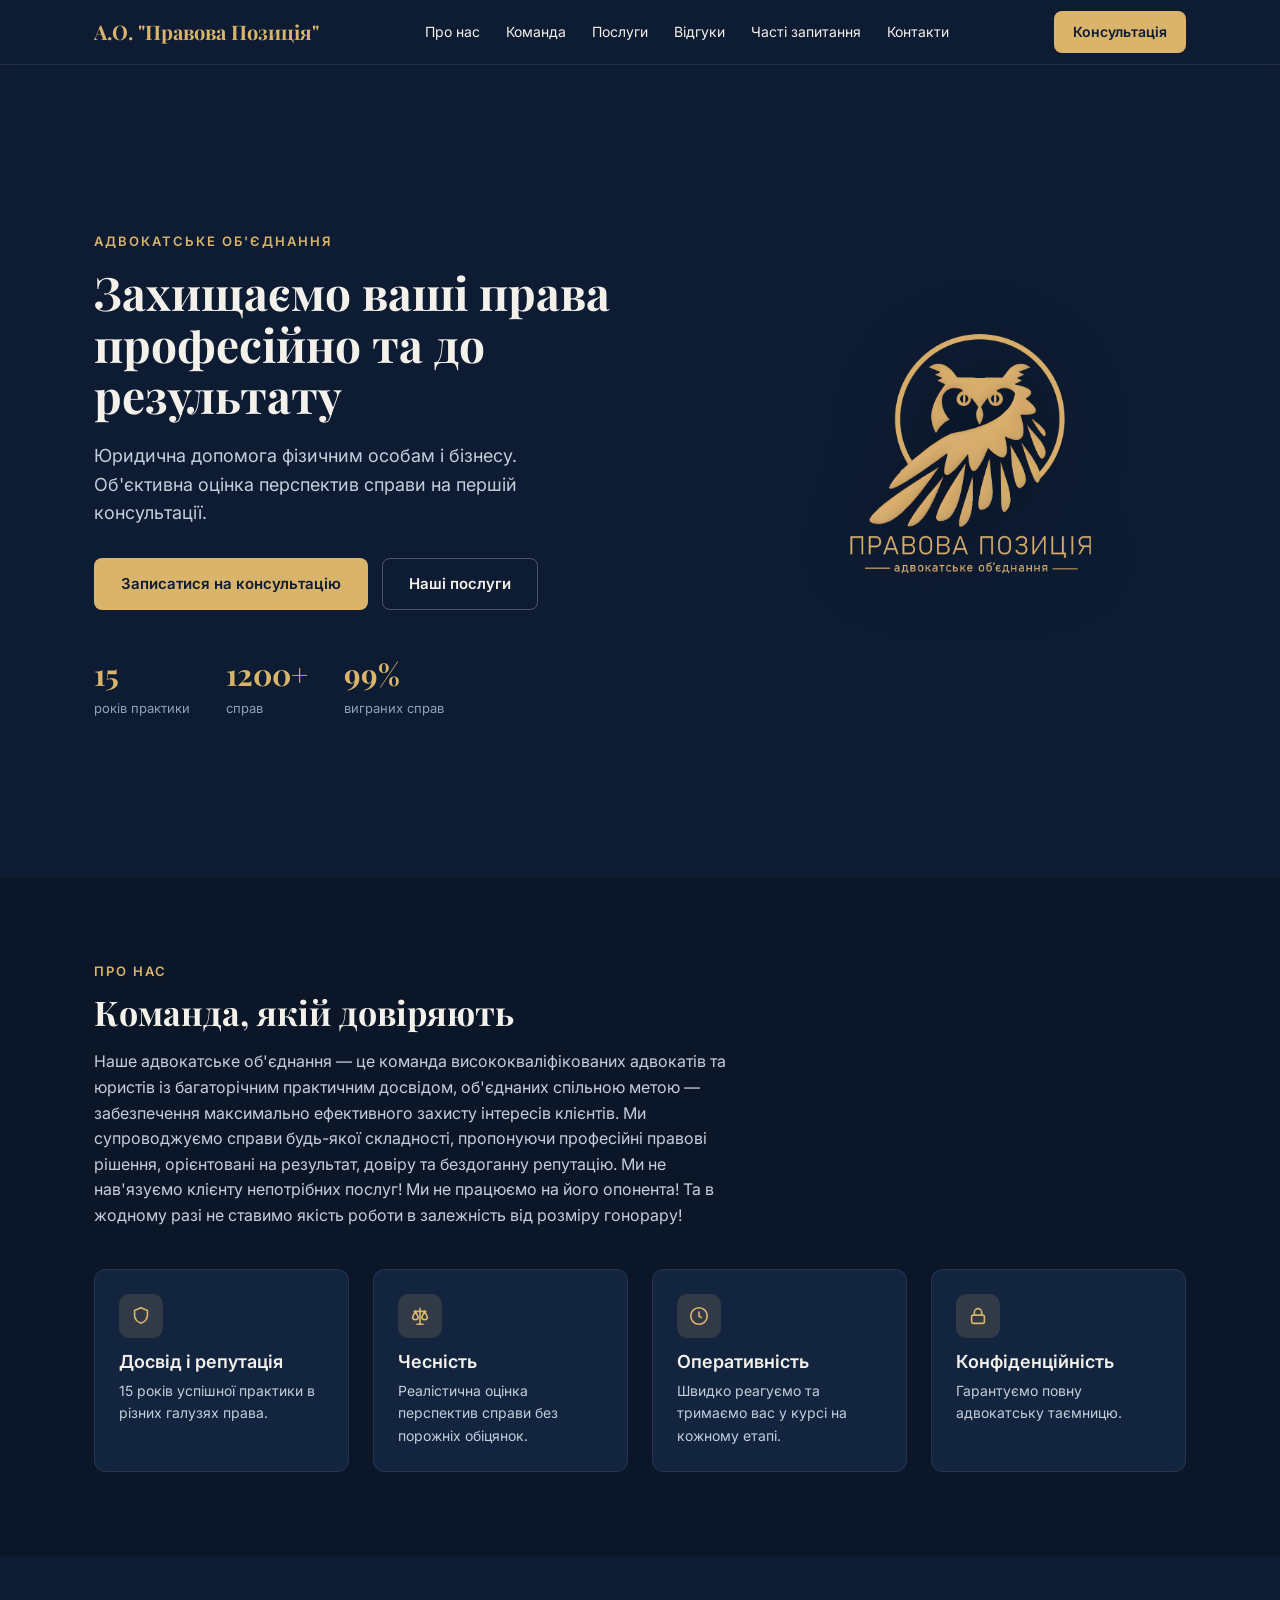
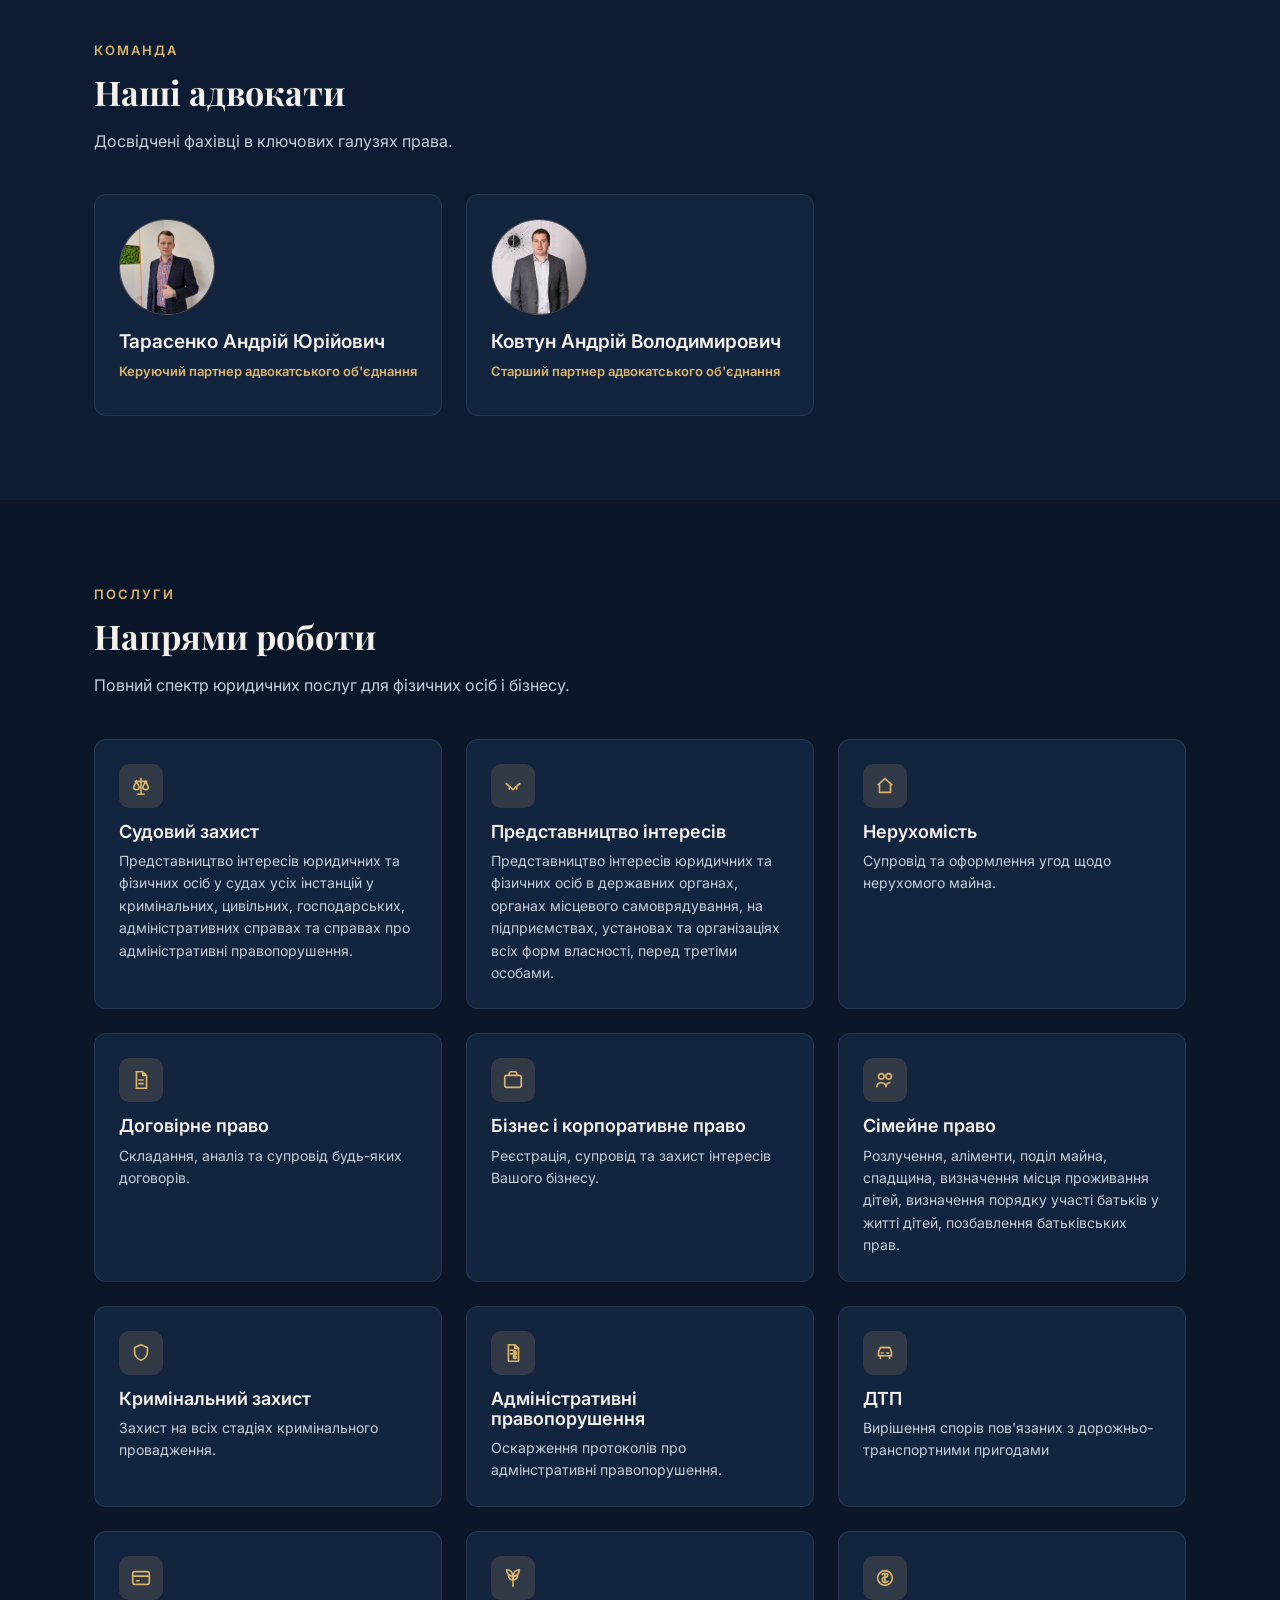
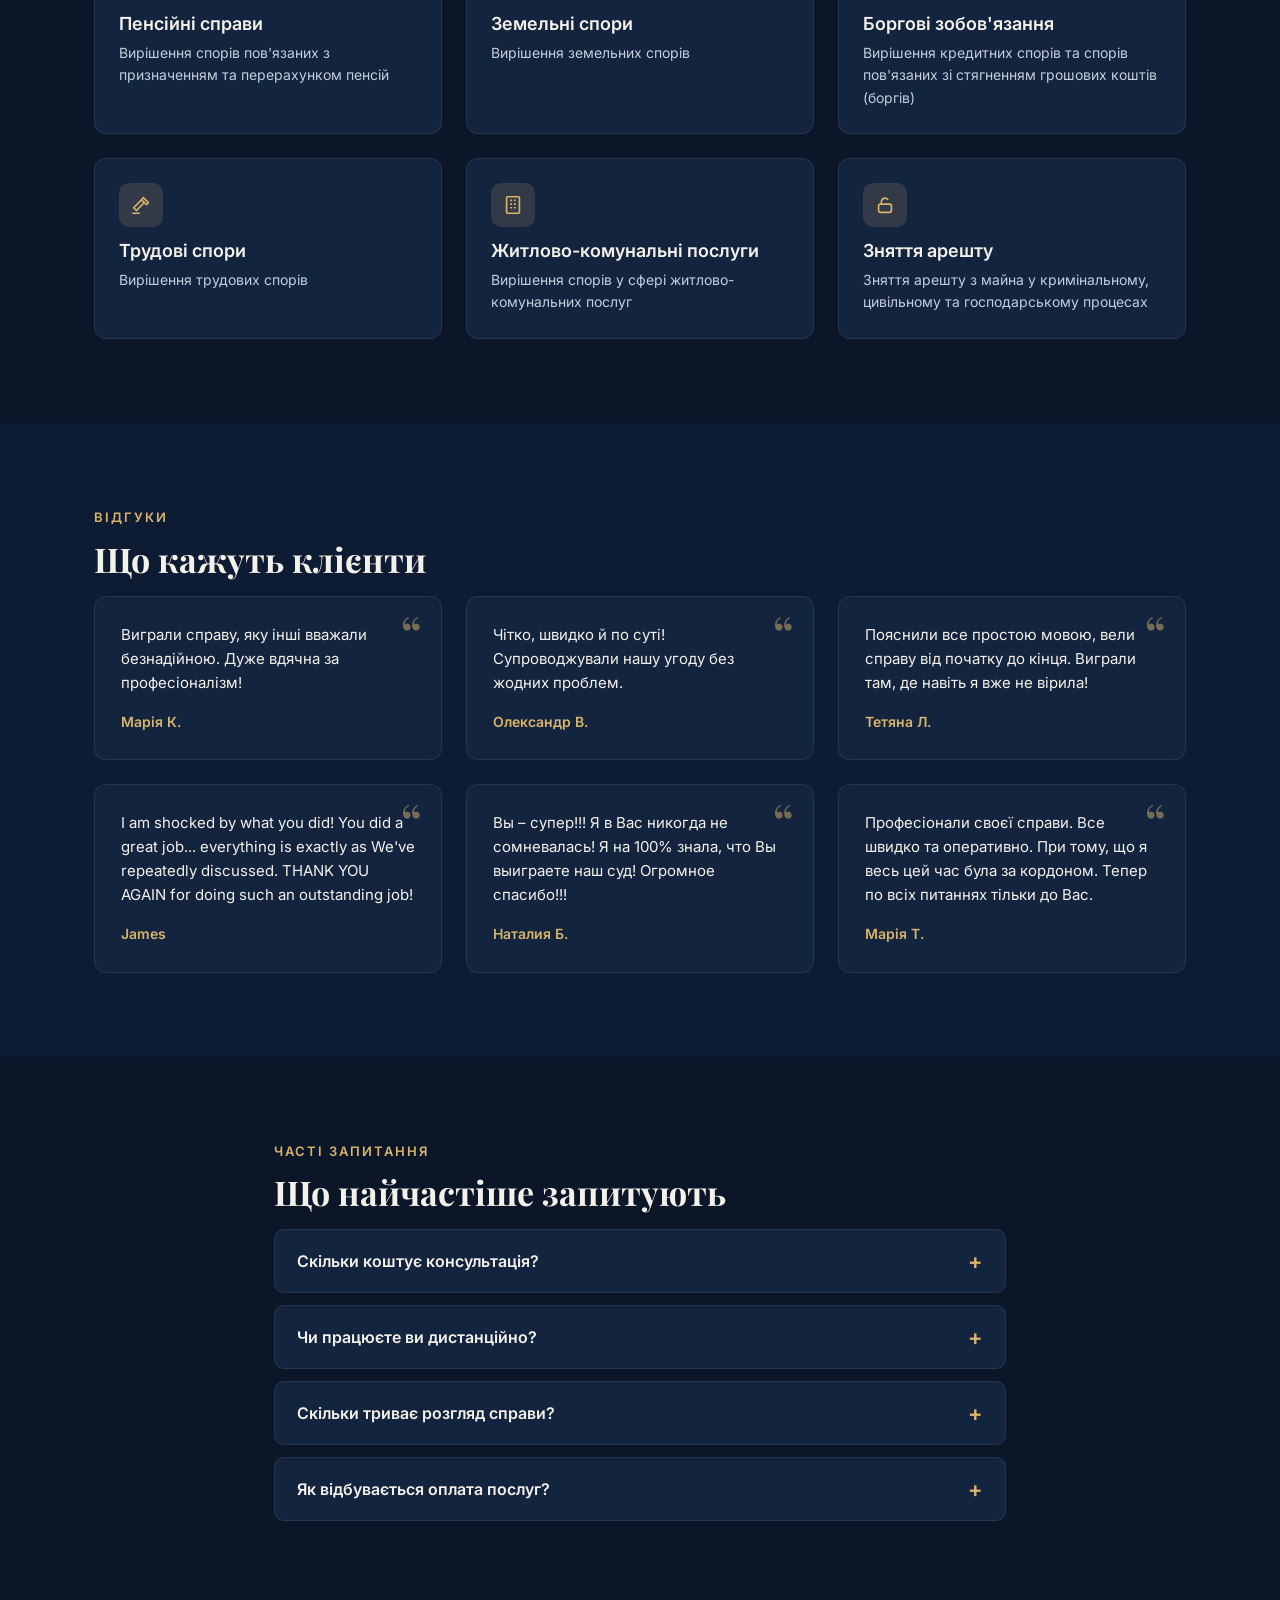
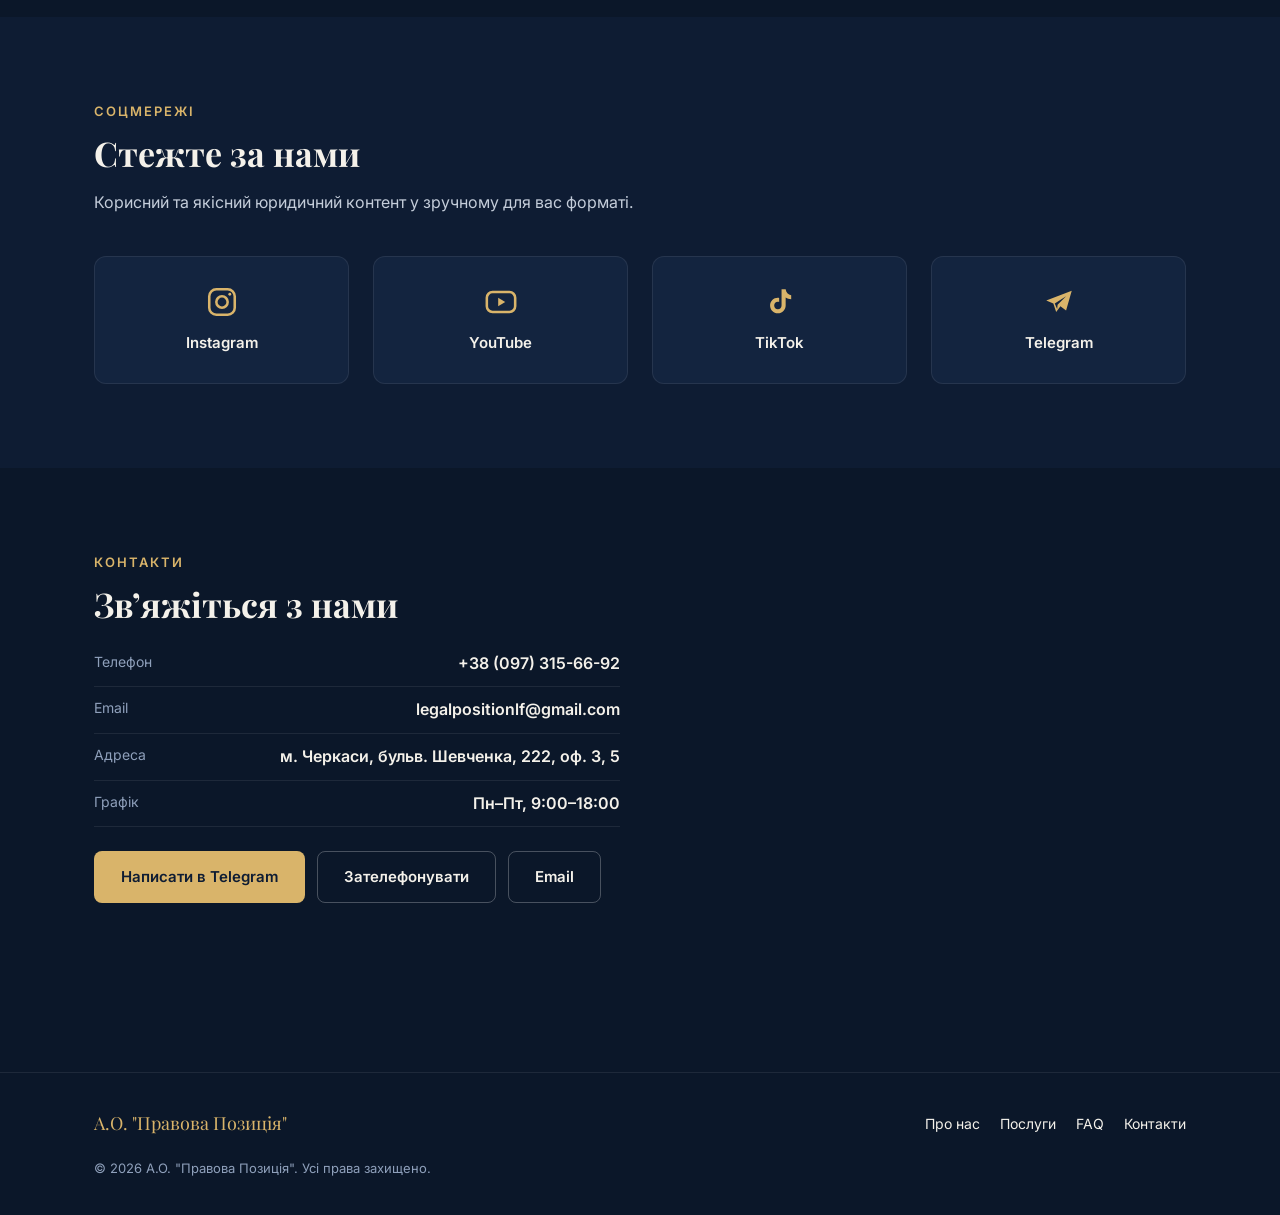
<file: index.html>
<!DOCTYPE html>
<html lang="uk">
<head>
  <meta charset="UTF-8">
  <meta name="viewport" content="width=device-width, initial-scale=1.0">
  <title>Правова Позиція — адвокатське об'єднання</title>
  <meta name="google-site-verification" content="rztSK_KTNSbifqP92qqwGQ7I0D77Wjn8n3gSzxd4QH8"/>
  <meta name="description" content="Адвокатське об'єднання «Правова Позиція» у Черкасах — юридична допомога фізичним особам і бізнесу: судовий захист у кримінальних, цивільних, господарських, адміністративних та сімейних справах, ДТП, земельні, трудові й пенсійні спори. Працюємо по всій Україні.">
  <meta name="robots" content="index, follow">
  <meta name="theme-color" content="#0e1c33">
  <link rel="canonical" href="https://legal-position.pp.ua/">

  <!-- Open Graph (соцмережі, месенджери) -->
  <meta property="og:type" content="website">
  <meta property="og:site_name" content="Правова Позиція">
  <meta property="og:locale" content="uk_UA">
  <meta property="og:title" content="Правова Позиція — адвокатське об'єднання">
  <meta property="og:description" content="Юридична допомога фізичним особам і бізнесу. Об'єктивна оцінка перспектив справи на першій консультації.">
  <meta property="og:url" content="https://legal-position.pp.ua/">
  <meta property="og:image" content="https://legal-position.pp.ua/assets/og-image.png">
  <meta property="og:image:width" content="1200">
  <meta property="og:image:height" content="630">
  <meta property="og:image:alt" content="Логотип «Правова Позиція» — адвокатське об'єднання">

  <!-- Twitter Card -->
  <meta name="twitter:card" content="summary_large_image">
  <meta name="twitter:title" content="Правова Позиція — адвокатське об'єднання">
  <meta name="twitter:description" content="Юридична допомога фізичним особам і бізнесу. Об'єктивна оцінка перспектив справи на першій консультації.">
  <meta name="twitter:image" content="https://legal-position.pp.ua/assets/og-image.png">
  
  <link rel="icon" href="/favicon.ico" sizes="any">
  <link rel="icon" type="image/png" href="/assets/favicon.png">
  <link rel="apple-touch-icon" href="/assets/favicon.png">
  <link rel="preconnect" href="https://fonts.googleapis.com">
  <link rel="preconnect" href="https://fonts.gstatic.com" crossorigin>
  <link href="https://fonts.googleapis.com/css2?family=Inter:wght@400;500;600;700&family=Playfair+Display:wght@600;700;800&display=swap" rel="stylesheet">
  <link rel="stylesheet" href="styles.css">

  <!-- Site name (як Google показує назву сайту у видачі) -->
  <script type="application/ld+json">
  {
    "@context": "https://schema.org",
    "@type": "WebSite",
    "name": "Правова Позиція",
    "alternateName": "А.О. \"Правова Позиція\" — Адвокатське об'єднання",
    "url": "https://legal-position.pp.ua/"
  }
  </script>

  <!-- Structured data: law firm (для розширених результатів пошуку) -->
  <script type="application/ld+json">
  {
    "@context": "https://schema.org",
    "@type": "LegalService",
    "name": "Адвокатське об'єднання «Правова Позиція»",
    "alternateName": "А.О. \"Правова Позиція\"",
    "description": "Команда висококваліфікованих адвокатів та юристів із багаторічним досвідом. Супроводжуємо справи будь-якої складності, орієнтуючись на результат, довіру та бездоганну репутацію: судовий захист у кримінальних, цивільних, господарських та адміністративних справах.",
    "url": "https://legal-position.pp.ua/",
    "logo": "https://legal-position.pp.ua/assets/logo.png",
    "image": "https://legal-position.pp.ua/assets/og-image.png",
    "telephone": "+380973156692",
    "email": "legalpositionlf@gmail.com",
    "address": {
      "@type": "PostalAddress",
      "streetAddress": "бульв. Шевченка, 222, оф. 3, 5",
      "addressLocality": "Черкаси",
      "addressCountry": "UA"
    },
    "openingHoursSpecification": {
      "@type": "OpeningHoursSpecification",
      "dayOfWeek": ["Monday", "Tuesday", "Wednesday", "Thursday", "Friday"],
      "opens": "09:00",
      "closes": "18:00"
    },
    "areaServed": "Україна",
    "priceRange": "$$",
    "knowsAbout": [
      "Судовий захист",
      "Кримінальний захист",
      "Сімейне право",
      "Договірне право",
      "Бізнес і корпоративне право",
      "Нерухомість",
      "Земельні спори",
      "Трудові спори",
      "Пенсійні справи",
      "ДТП",
      "Боргові зобов'язання",
      "Адміністративні правопорушення"
    ],
    "sameAs": [
      "https://www.instagram.com/legal.position.lf?igsh=MXdmcndnNGhzMnlpeg%3D%3D",
      "https://www.youtube.com/channel/UCmn8I7dikRwsEzdSkTHGGwg",
      "https://www.tiktok.com/@andriy_tarasenko?_r=1&_t=ZS-95EgqRKq2uy",
      "https://t.me/legalposition"
    ]
  }
  </script>

  <!-- Site navigation (підказка пошуковику про розділи сторінки) -->
  <script type="application/ld+json">
  {
    "@context": "https://schema.org",
    "@type": "ItemList",
    "name": "Навігація сайту",
    "itemListElement": [
      { "@type": "SiteNavigationElement", "position": 1, "name": "Про нас", "url": "https://legal-position.pp.ua/#about" },
      { "@type": "SiteNavigationElement", "position": 2, "name": "Команда", "url": "https://legal-position.pp.ua/#team" },
      { "@type": "SiteNavigationElement", "position": 3, "name": "Послуги", "url": "https://legal-position.pp.ua/#services" },
      { "@type": "SiteNavigationElement", "position": 4, "name": "Відгуки", "url": "https://legal-position.pp.ua/#testimonials" },
      { "@type": "SiteNavigationElement", "position": 5, "name": "Часті запитання", "url": "https://legal-position.pp.ua/#faq" },
      { "@type": "SiteNavigationElement", "position": 6, "name": "Контакти", "url": "https://legal-position.pp.ua/#contacts" }
    ]
  }
  </script>
</head>
<body>
  <header class="nav" id="nav">
    <div class="container nav__inner">
      <a href="#hero" class="nav__logo" id="nav-logo">Назва об'єднання</a>
      <nav class="nav__menu" id="nav-menu">
        <a href="#about">Про нас</a>
        <a href="#team">Команда</a>
        <a href="#services">Послуги</a>
        <a href="#testimonials">Відгуки</a>
        <a href="#faq">Часті запитання</a>
        <a href="#contacts">Контакти</a>
      </nav>
      <a href="#contacts" class="btn btn--primary nav__cta">Консультація</a>
      <button class="nav__burger" id="nav-burger" aria-label="Меню" aria-expanded="false" aria-controls="nav-menu">
        <span></span><span></span><span></span>
      </button>
    </div>
  </header>

  <main>
    <section class="hero" id="hero" aria-labelledby="hero-title">
      <div class="container hero__inner">
        <div class="hero__content">
          <p class="hero__eyebrow" id="hero-eyebrow"></p>
          <h1 class="hero__title" id="hero-title"></h1>
          <p class="hero__subtitle" id="hero-subtitle"></p>
          <div class="hero__actions">
            <a href="#contacts" class="btn btn--primary">Записатися на консультацію</a>
            <a href="#services" class="btn btn--ghost">Наші послуги</a>
          </div>
          <div class="hero__stats" id="hero-stats"></div>
        </div>
        <div class="hero__media" id="hero-media">
          <img class="hero__logo" src="assets/logo.png" alt="Логотип «Правова Позиція» — адвокатське об'єднання">
        </div>
      </div>
    </section>

    <section class="section section--alt" id="about" aria-labelledby="about-title">
      <div class="container">
        <p class="section__eyebrow">Про нас</p>
        <h2 class="section__title" id="about-title">Команда, якій довіряють</h2>
        <p class="section__lead" id="about-text"></p>
        <div class="grid grid--4" id="about-advantages"></div>
      </div>
    </section>

    <section class="section" id="team" aria-labelledby="team-title">
      <div class="container">
        <p class="section__eyebrow">Команда</p>
        <h2 class="section__title" id="team-title">Наші адвокати</h2>
        <p class="section__lead">Досвідчені фахівці в ключових галузях права.</p>
        <div class="grid grid--3" id="team-grid"></div>
      </div>
    </section>

    <section class="section section--alt" id="services" aria-labelledby="services-title">
      <div class="container">
        <p class="section__eyebrow">Послуги</p>
        <h2 class="section__title" id="services-title">Напрями роботи</h2>
        <p class="section__lead">Повний спектр юридичних послуг для фізичних осіб і бізнесу.</p>
        <div class="grid grid--3" id="services-grid"></div>
      </div>
    </section>

    <section class="section" id="testimonials" aria-labelledby="testimonials-title">
      <div class="container">
        <p class="section__eyebrow">Відгуки</p>
        <h2 class="section__title" id="testimonials-title">Що кажуть клієнти</h2>
        <div class="grid grid--3" id="testimonials-grid"></div>
      </div>
    </section>

    <section class="section section--alt" id="faq" aria-labelledby="faq-title">
      <div class="container container--narrow">
        <p class="section__eyebrow">Часті запитання</p>
        <h2 class="section__title" id="faq-title">Що найчастіше запитують</h2>
        <div class="faq" id="faq-list"></div>
      </div>
    </section>

    <section class="section" id="social" aria-labelledby="social-title">
      <div class="container">
        <p class="section__eyebrow">Соцмережі</p>
        <h2 class="section__title" id="social-title">Стежте за нами</h2>
        <p class="section__lead">Корисний та якісний юридичний контент у зручному для вас форматі.</p>
        <div class="social" id="social-links"></div>
      </div>
    </section>

    <section class="section section--alt" id="contacts" aria-labelledby="contacts-title">
      <div class="container">
        <p class="section__eyebrow">Контакти</p>
        <h2 class="section__title" id="contacts-title">Звʼяжіться з нами</h2>
        <div class="contacts">
          <div class="contacts__info">
            <ul class="contacts__list" id="contacts-list"></ul>
            <div class="contacts__actions" id="contacts-actions"></div>
          </div>
          <div class="contacts__map">
            <iframe id="contacts-map" title="Мапа" loading="lazy" referrerpolicy="no-referrer-when-downgrade"></iframe>
          </div>
        </div>
      </div>
    </section>
  </main>

  <footer class="footer" id="footer"></footer>

  <button class="to-top" id="to-top" aria-label="Нагору">↑</button>

  <script src="site-data.js"></script>
  <script src="script.js"></script>
</body>
</html>
</file>
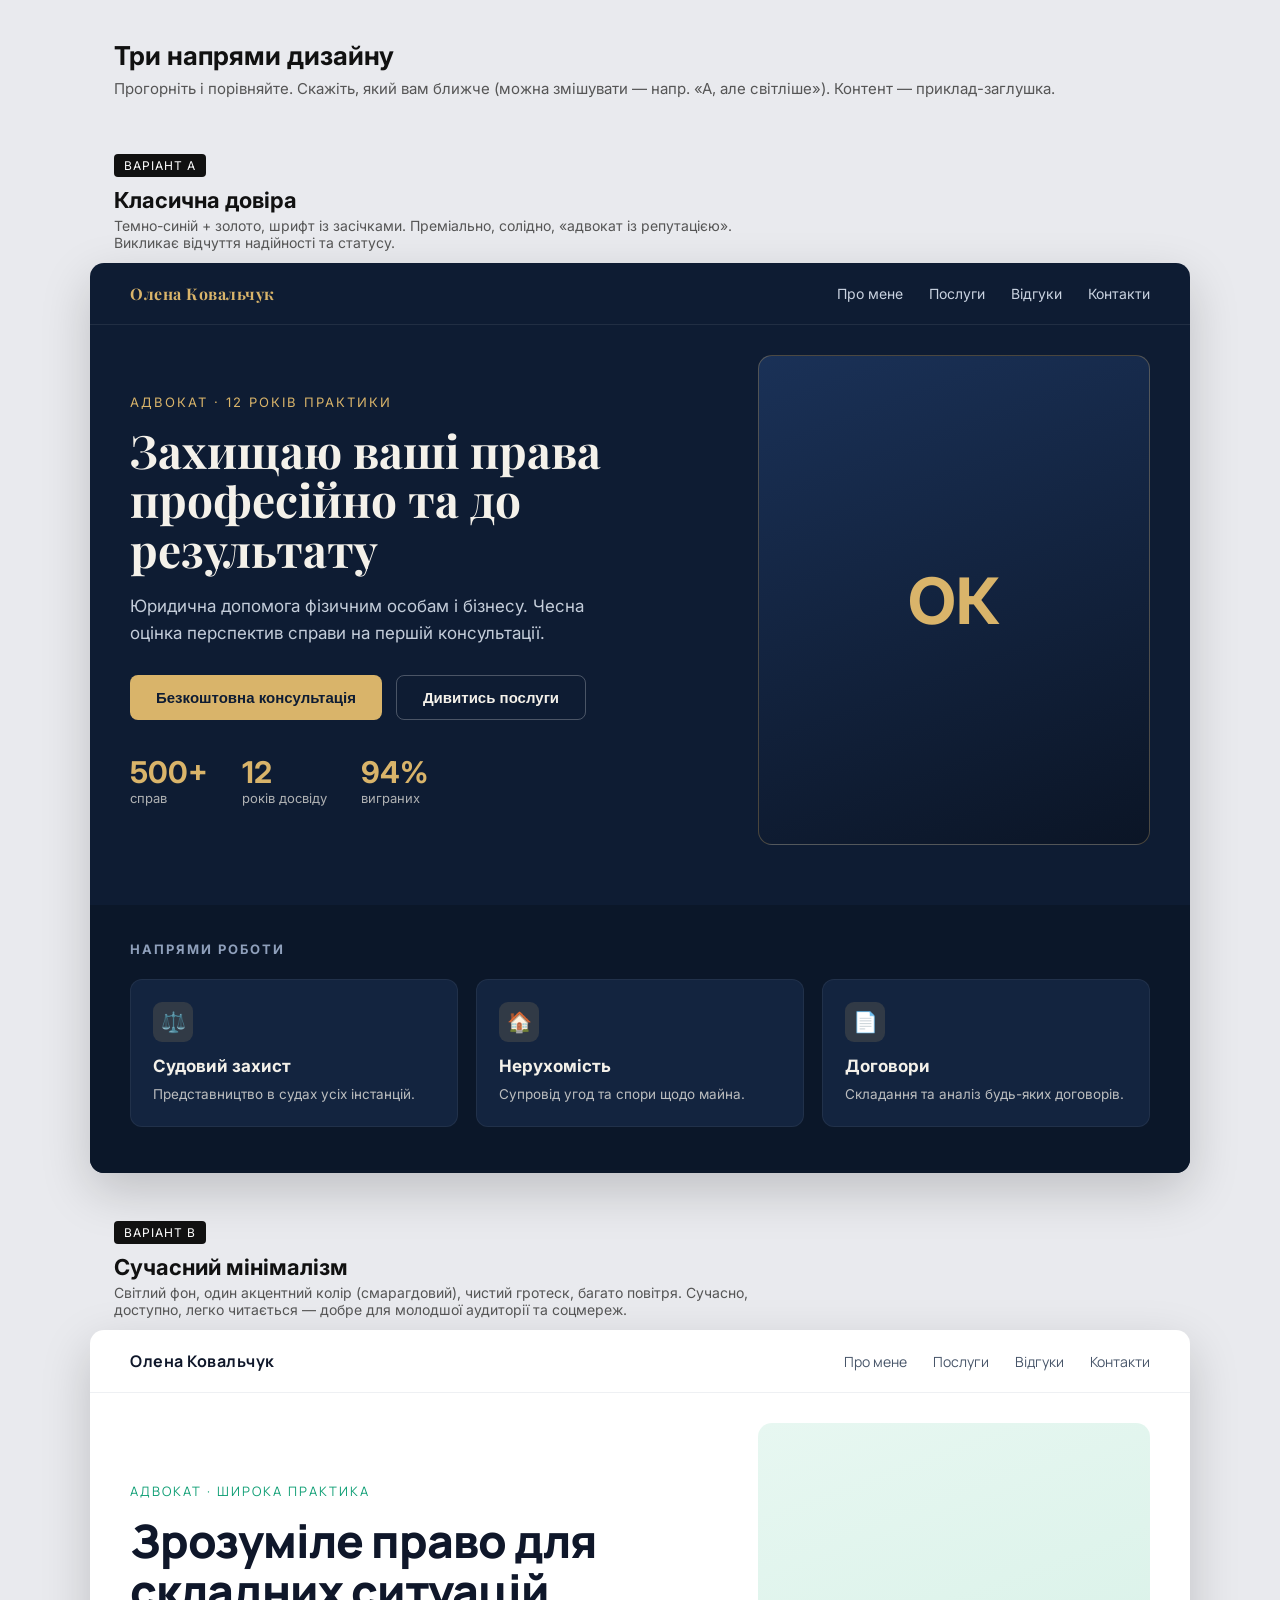
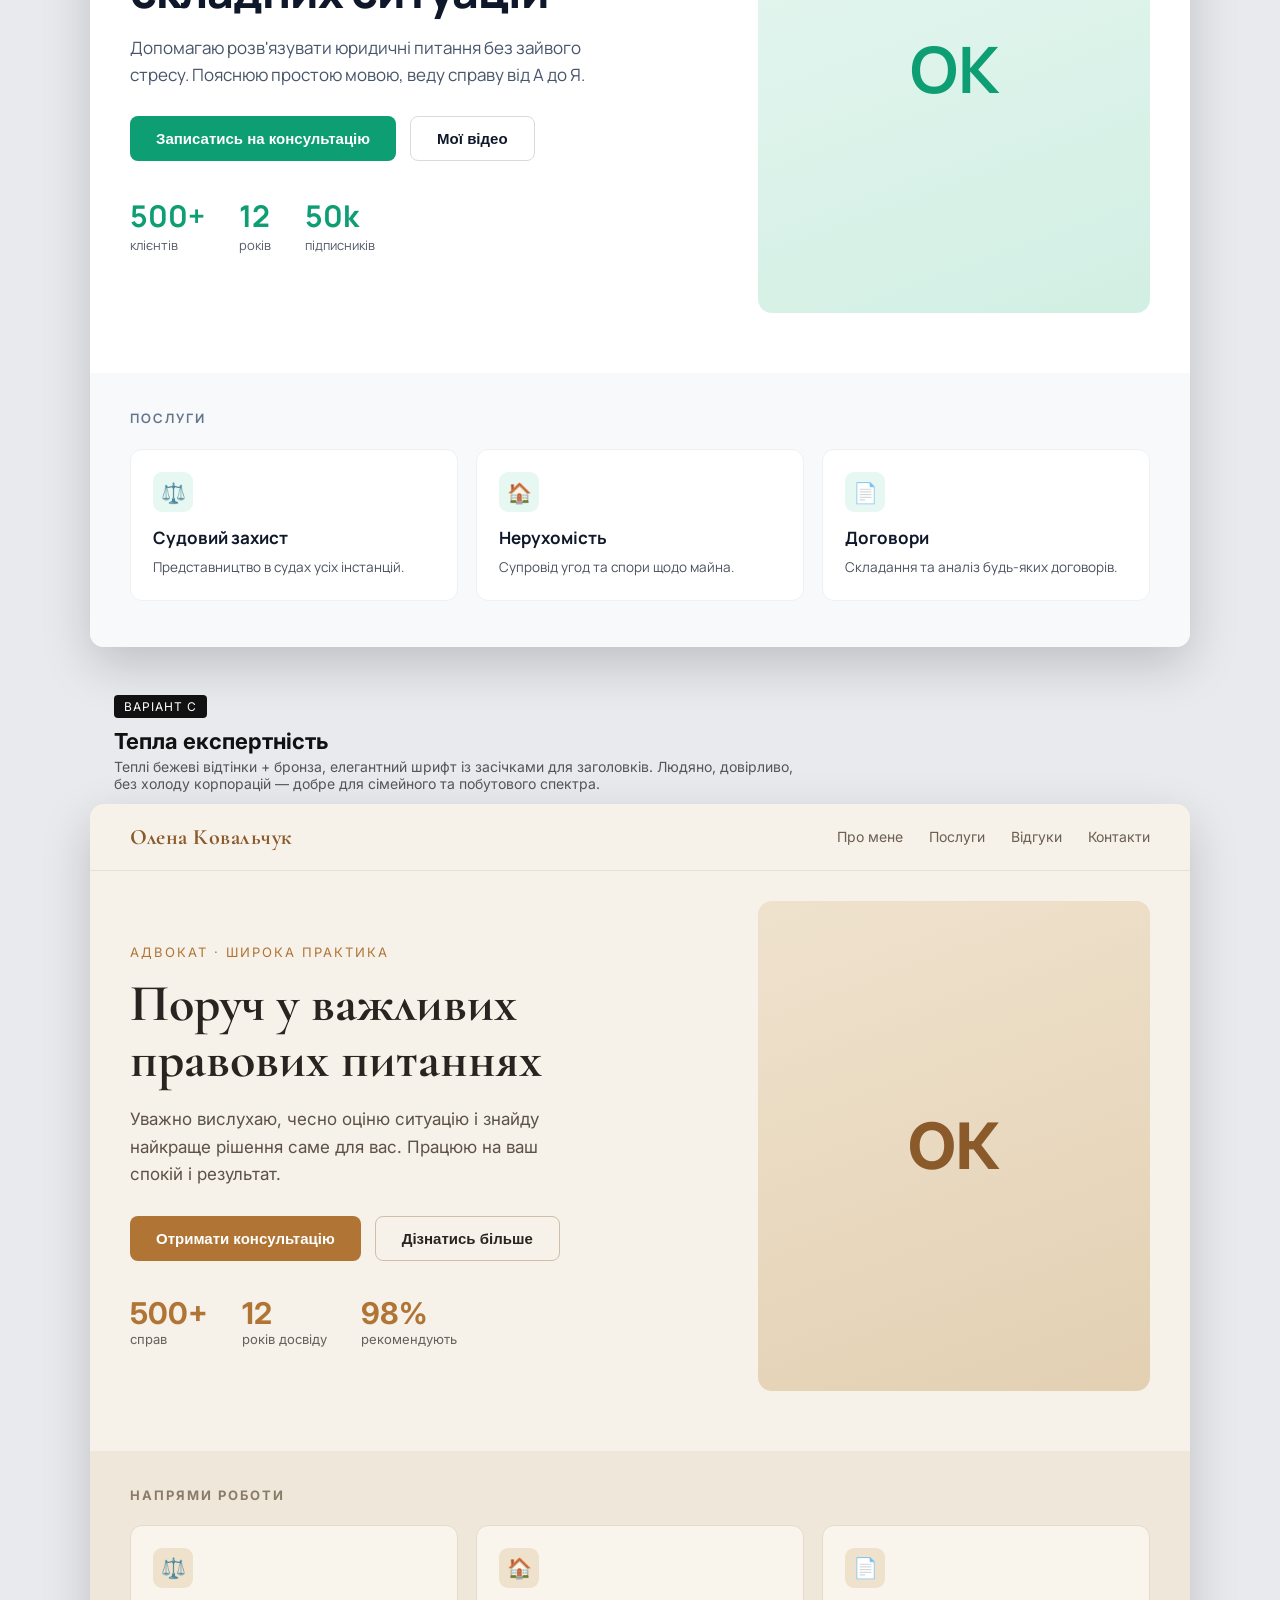
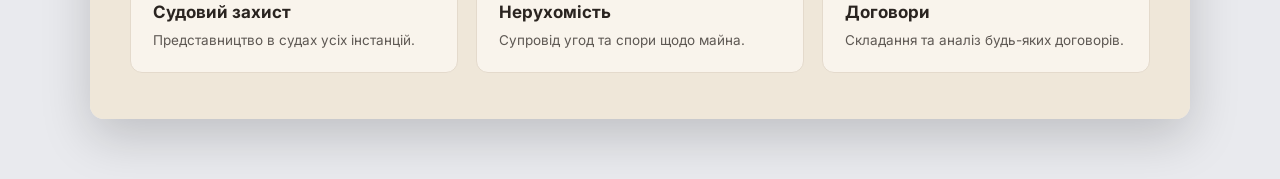
<file: mockups/design-directions.html>
<!DOCTYPE html>
<html lang="uk">
<head>
<meta charset="UTF-8">
<meta name="viewport" content="width=device-width, initial-scale=1.0">
<title>Напрями дизайну — Портфоліо юриста</title>
<link href="https://fonts.googleapis.com/css2?family=Cormorant+Garamond:wght@500;600;700&family=Inter:wght@400;500;600;700&family=Manrope:wght@400;500;600;700;800&family=Playfair+Display:wght@600;700;800&display=swap" rel="stylesheet">
<style>
  * { margin: 0; padding: 0; box-sizing: border-box; }
  body { font-family: 'Inter', sans-serif; background: #e9eaee; color: #111; }
  .picker-head { max-width: 1100px; margin: 0 auto; padding: 40px 24px 8px; }
  .picker-head h1 { font-size: 26px; font-weight: 700; }
  .picker-head p { color: #555; margin-top: 8px; font-size: 15px; }
  .variant-label { max-width: 1100px; margin: 48px auto 12px; padding: 0 24px; }
  .variant-label .tag { display:inline-block; font-size:12px; letter-spacing:1px; text-transform:uppercase; background:#111; color:#fff; padding:4px 10px; border-radius:4px; }
  .variant-label h2 { font-size: 22px; margin-top: 10px; }
  .variant-label .desc { color:#555; font-size:14px; margin-top:4px; max-width:680px; }
  .frame { max-width: 1100px; margin: 0 auto; border-radius: 14px; overflow: hidden; box-shadow: 0 18px 50px rgba(0,0,0,.18); }

  /* ===== Shared mock structure ===== */
  .nav { display:flex; align-items:center; justify-content:space-between; padding: 20px 40px; }
  .nav .logo { font-weight: 700; letter-spacing: .5px; }
  .nav .menu { display:flex; gap: 26px; font-size: 14px; }
  .hero { display:grid; grid-template-columns: 1.2fr .8fr; gap: 40px; padding: 30px 40px 60px; align-items:center; }
  .hero .eyebrow { font-size: 13px; letter-spacing: 2px; text-transform: uppercase; margin-bottom: 16px; }
  .hero h2.title { font-size: 46px; line-height: 1.08; margin-bottom: 18px; }
  .hero p.lead { font-size: 17px; line-height: 1.6; margin-bottom: 28px; max-width: 460px; }
  .btn-row { display:flex; gap: 14px; flex-wrap: wrap; }
  .btn { padding: 13px 26px; border-radius: 8px; font-size: 15px; font-weight: 600; cursor: pointer; border: none; }
  .btn-ghost { background: transparent; }
  .avatar { width: 100%; aspect-ratio: 4/5; border-radius: 14px; display:flex; align-items:center; justify-content:center; font-size: 64px; font-weight: 700; }
  .stats { display:flex; gap: 34px; margin-top: 34px; }
  .stats .num { font-size: 30px; font-weight: 700; }
  .stats .cap { font-size: 13px; opacity:.7; }
  .services { padding: 36px 40px 46px; }
  .services h3 { font-size: 13px; letter-spacing:2px; text-transform:uppercase; margin-bottom:22px; }
  .cards { display:grid; grid-template-columns: repeat(3,1fr); gap: 18px; }
  .card { padding: 22px; border-radius: 12px; }
  .card .ico { width:40px; height:40px; border-radius:9px; display:flex; align-items:center; justify-content:center; font-size:20px; margin-bottom:14px; }
  .card h4 { font-size: 17px; margin-bottom: 8px; }
  .card p { font-size: 13.5px; line-height: 1.5; opacity:.75; }

  /* ===== Variant A: Класична довіра (navy + gold, serif) ===== */
  .A { background: #0e1c33; color: #f4f1ea; }
  .A .nav { border-bottom: 1px solid rgba(255,255,255,.08); }
  .A .logo { font-family:'Playfair Display'; color:#d9b46a; }
  .A .menu { color:#c9d2e0; }
  .A .eyebrow { color:#d9b46a; }
  .A h2.title { font-family:'Playfair Display'; }
  .A p.lead { color:#c4cdda; }
  .A .btn-primary { background:#d9b46a; color:#0e1c33; }
  .A .btn-ghost { color:#f4f1ea; border:1px solid rgba(255,255,255,.25); }
  .A .avatar { background: linear-gradient(160deg,#1a3157,#0b1526); color:#d9b46a; border:1px solid rgba(217,180,106,.3); }
  .A .num { color:#d9b46a; }
  .A .services { background:#0b1729; }
  .A .services h3 { color:#8fa0bb; }
  .A .card { background:#13243f; border:1px solid rgba(255,255,255,.06); }
  .A .card .ico { background:rgba(217,180,106,.15); color:#d9b46a; }

  /* ===== Variant B: Сучасний мінімалізм (white + emerald, sans) ===== */
  .B { background:#ffffff; color:#0f172a; font-family:'Manrope',sans-serif; }
  .B .nav { border-bottom:1px solid #eef0f3; }
  .B .logo { color:#0f172a; }
  .B .menu { color:#475569; }
  .B .eyebrow { color:#0e9e74; }
  .B h2.title { font-weight:800; letter-spacing:-1px; }
  .B p.lead { color:#475569; }
  .B .btn-primary { background:#0e9e74; color:#fff; }
  .B .btn-ghost { color:#0f172a; border:1px solid #d6dbe2; }
  .B .avatar { background:linear-gradient(160deg,#e7f7f1,#d2efe4); color:#0e9e74; }
  .B .num { color:#0e9e74; }
  .B .services { background:#f7f9fb; }
  .B .services h3 { color:#64748b; }
  .B .card { background:#fff; border:1px solid #eef0f3; }
  .B .card .ico { background:#e7f7f1; color:#0e9e74; }

  /* ===== Variant C: Тепла експертність (cream + bronze, serif+sans) ===== */
  .C { background:#f6f1e9; color:#2a2420; }
  .C .nav { border-bottom:1px solid #e4daccc0; }
  .C .logo { font-family:'Cormorant Garamond'; font-size:22px; color:#8a5a2b; }
  .C .menu { color:#6b5f52; }
  .C .eyebrow { color:#b07534; }
  .C h2.title { font-family:'Cormorant Garamond'; font-weight:700; font-size:52px; }
  .C p.lead { color:#5c5247; }
  .C .btn-primary { background:#b07534; color:#fff; }
  .C .btn-ghost { color:#2a2420; border:1px solid #cdbfa9; }
  .C .avatar { background:linear-gradient(160deg,#efe2cd,#e3d0b3); color:#8a5a2b; }
  .C .num { color:#b07534; }
  .C .services { background:#efe7d9; }
  .C .services h3 { color:#8a7c6a; }
  .C .card { background:#f9f4ec; border:1px solid #e4dacc; }
  .C .card .ico { background:#efe2cd; color:#b07534; }

  @media (max-width: 760px){ .hero{grid-template-columns:1fr;} .cards{grid-template-columns:1fr;} .nav .menu{display:none;} }
</style>
</head>
<body>
  <div class="picker-head">
    <h1>Три напрями дизайну</h1>
    <p>Прогорніть і порівняйте. Скажіть, який вам ближче (можна змішувати — напр. «А, але світліше»). Контент — приклад-заглушка.</p>
  </div>

  <!-- VARIANT A -->
  <div class="variant-label">
    <span class="tag">Варіант A</span>
    <h2>Класична довіра</h2>
    <p class="desc">Темно-синій + золото, шрифт із засічками. Преміально, солідно, «адвокат із репутацією». Викликає відчуття надійності та статусу.</p>
  </div>
  <div class="frame A">
    <div class="nav"><div class="logo">Олена Ковальчук</div><div class="menu"><span>Про мене</span><span>Послуги</span><span>Відгуки</span><span>Контакти</span></div></div>
    <div class="hero">
      <div>
        <div class="eyebrow">Адвокат · 12 років практики</div>
        <h2 class="title">Захищаю ваші права професійно та до результату</h2>
        <p class="lead">Юридична допомога фізичним особам і бізнесу. Чесна оцінка перспектив справи на першій консультації.</p>
        <div class="btn-row"><button class="btn btn-primary">Безкоштовна консультація</button><button class="btn btn-ghost">Дивитись послуги</button></div>
        <div class="stats"><div><div class="num">500+</div><div class="cap">справ</div></div><div><div class="num">12</div><div class="cap">років досвіду</div></div><div><div class="num">94%</div><div class="cap">виграних</div></div></div>
      </div>
      <div class="avatar">ОК</div>
    </div>
    <div class="services"><h3>Напрями роботи</h3><div class="cards">
      <div class="card"><div class="ico">⚖️</div><h4>Судовий захист</h4><p>Представництво в судах усіх інстанцій.</p></div>
      <div class="card"><div class="ico">🏠</div><h4>Нерухомість</h4><p>Супровід угод та спори щодо майна.</p></div>
      <div class="card"><div class="ico">📄</div><h4>Договори</h4><p>Складання та аналіз будь-яких договорів.</p></div>
    </div></div>
  </div>

  <!-- VARIANT B -->
  <div class="variant-label">
    <span class="tag">Варіант B</span>
    <h2>Сучасний мінімалізм</h2>
    <p class="desc">Світлий фон, один акцентний колір (смарагдовий), чистий гротеск, багато повітря. Сучасно, доступно, легко читається — добре для молодшої аудиторії та соцмереж.</p>
  </div>
  <div class="frame B">
    <div class="nav"><div class="logo">Олена Ковальчук</div><div class="menu"><span>Про мене</span><span>Послуги</span><span>Відгуки</span><span>Контакти</span></div></div>
    <div class="hero">
      <div>
        <div class="eyebrow">АДВОКАТ · ШИРОКА ПРАКТИКА</div>
        <h2 class="title">Зрозуміле право для складних ситуацій</h2>
        <p class="lead">Допомагаю розв'язувати юридичні питання без зайвого стресу. Пояснюю простою мовою, веду справу від А до Я.</p>
        <div class="btn-row"><button class="btn btn-primary">Записатись на консультацію</button><button class="btn btn-ghost">Мої відео</button></div>
        <div class="stats"><div><div class="num">500+</div><div class="cap">клієнтів</div></div><div><div class="num">12</div><div class="cap">років</div></div><div><div class="num">50k</div><div class="cap">підписників</div></div></div>
      </div>
      <div class="avatar">ОК</div>
    </div>
    <div class="services"><h3>Послуги</h3><div class="cards">
      <div class="card"><div class="ico">⚖️</div><h4>Судовий захист</h4><p>Представництво в судах усіх інстанцій.</p></div>
      <div class="card"><div class="ico">🏠</div><h4>Нерухомість</h4><p>Супровід угод та спори щодо майна.</p></div>
      <div class="card"><div class="ico">📄</div><h4>Договори</h4><p>Складання та аналіз будь-яких договорів.</p></div>
    </div></div>
  </div>

  <!-- VARIANT C -->
  <div class="variant-label">
    <span class="tag">Варіант C</span>
    <h2>Тепла експертність</h2>
    <p class="desc">Теплі бежеві відтінки + бронза, елегантний шрифт із засічками для заголовків. Людяно, довірливо, без холоду корпорацій — добре для сімейного та побутового спектра.</p>
  </div>
  <div class="frame C">
    <div class="nav"><div class="logo">Олена Ковальчук</div><div class="menu"><span>Про мене</span><span>Послуги</span><span>Відгуки</span><span>Контакти</span></div></div>
    <div class="hero">
      <div>
        <div class="eyebrow">АДВОКАТ · ШИРОКА ПРАКТИКА</div>
        <h2 class="title">Поруч у важливих правових питаннях</h2>
        <p class="lead">Уважно вислухаю, чесно оціню ситуацію і знайду найкраще рішення саме для вас. Працюю на ваш спокій і результат.</p>
        <div class="btn-row"><button class="btn btn-primary">Отримати консультацію</button><button class="btn btn-ghost">Дізнатись більше</button></div>
        <div class="stats"><div><div class="num">500+</div><div class="cap">справ</div></div><div><div class="num">12</div><div class="cap">років досвіду</div></div><div><div class="num">98%</div><div class="cap">рекомендують</div></div></div>
      </div>
      <div class="avatar">ОК</div>
    </div>
    <div class="services"><h3>Напрями роботи</h3><div class="cards">
      <div class="card"><div class="ico">⚖️</div><h4>Судовий захист</h4><p>Представництво в судах усіх інстанцій.</p></div>
      <div class="card"><div class="ico">🏠</div><h4>Нерухомість</h4><p>Супровід угод та спори щодо майна.</p></div>
      <div class="card"><div class="ico">📄</div><h4>Договори</h4><p>Складання та аналіз будь-яких договорів.</p></div>
    </div></div>
  </div>

  <div style="height:60px"></div>
</body>
</html>
</file>
<file: styles.css>
:root{
  --navy:#0e1c33;
  --navy-2:#0b1729;
  --card:#13243f;
  --gold:#d9b46a;
  --text:#f4f1ea;
  --muted:#c4cdda;
  --muted-2:#8fa0bb;
  --border:rgba(255,255,255,.08);
  --maxw:1140px;
  --gap:24px;
  --serif:'Playfair Display',Georgia,serif;
  --sans:'Inter',system-ui,sans-serif;
  --radius:12px;
}
*{margin:0;padding:0;box-sizing:border-box}
html{scroll-behavior:smooth;scroll-padding-top:78px}
body{font-family:var(--sans);background:var(--navy);color:var(--text);line-height:1.6}
a{color:inherit;text-decoration:none}
img{max-width:100%;display:block}
.container{max-width:var(--maxw);margin:0 auto;padding:0 24px}
h1,h2,h3{font-family:var(--serif);line-height:1.12;font-weight:700}
.section{padding:84px 0}
.section--alt{background:var(--navy-2)}
.section__eyebrow{color:var(--gold);font-size:13px;letter-spacing:2px;text-transform:uppercase;font-family:var(--sans);font-weight:600;margin-bottom:12px}
.section__title{font-size:34px;margin-bottom:18px}
.section__lead{color:var(--muted);max-width:640px;margin-bottom:40px}

.btn{display:inline-block;padding:13px 26px;border-radius:8px;font-size:15px;font-weight:600;cursor:pointer;border:1px solid transparent;transition:transform .15s ease,opacity .15s ease}
.btn:hover{transform:translateY(-1px)}
.btn--primary{background:var(--gold);color:var(--navy)}
.btn--ghost{background:transparent;color:var(--text);border-color:rgba(255,255,255,.25)}

/* Nav */
.nav{position:sticky;top:0;z-index:50;background:rgba(14,28,51,.92);backdrop-filter:blur(8px);border-bottom:1px solid var(--border)}
.nav__inner{display:flex;align-items:center;justify-content:space-between;height:64px}
.nav__logo{font-family:var(--serif);font-weight:700;color:var(--gold);font-size:20px}
.nav__menu{display:flex;gap:26px;font-size:14px}
.nav__menu a:hover{color:var(--gold)}
.nav__cta{padding:9px 18px;font-size:14px}
.nav__burger{display:none;flex-direction:column;gap:5px;background:none;border:none;cursor:pointer;padding:6px}
.nav__burger span{width:24px;height:2px;background:var(--text);transition:background .2s}

@media(max-width:860px){
  .nav__menu{position:fixed;inset:64px 0 auto 0;flex-direction:column;background:var(--navy-2);padding:18px 24px;gap:18px;border-bottom:1px solid var(--border);transform:translateY(-120%);transition:transform .25s ease}
  .nav__menu.is-open{transform:translateY(0)}
  .nav__cta{display:none}
  .nav__burger{display:flex}
}

/* Hero */
.hero{padding:72px 0 64px}
.hero__inner{display:grid;grid-template-columns:1.2fr .8fr;gap:48px;align-items:center}
.hero__eyebrow{color:var(--gold);font-size:13px;letter-spacing:2px;text-transform:uppercase;font-weight:600;margin-bottom:16px}
.hero__title{font-size:46px;margin-bottom:20px}
.hero__subtitle{color:var(--muted);font-size:18px;margin-bottom:30px;max-width:480px}
.hero__actions{display:flex;gap:14px;flex-wrap:wrap}
.hero__stats{display:flex;gap:36px;margin-top:40px}
.hero__stats .num{font-size:30px;font-weight:700;color:var(--gold);font-family:var(--serif)}
.hero__stats .cap{font-size:13px;color:var(--muted-2)}
.hero__media{display:flex;align-items:center;justify-content:center}
.hero__logo{width:100%;max-width:380px;height:auto;filter:drop-shadow(0 10px 32px rgba(0,0,0,.4))}
@media(max-width:860px){
  .hero__inner{grid-template-columns:1fr;gap:32px}
  .hero__title{font-size:34px}
  .hero__media{order:-1}
  .hero__logo{max-width:260px}
}

/* Grid + Cards */
.grid{display:grid;gap:var(--gap)}
.grid--4{grid-template-columns:repeat(4,1fr)}
.grid--3{grid-template-columns:repeat(3,1fr)}
.grid--2{grid-template-columns:repeat(2,1fr)}
.card{background:var(--card);border:1px solid var(--border);border-radius:var(--radius);padding:24px;transition:transform .18s ease,border-color .18s ease}
.card:hover{transform:translateY(-3px);border-color:rgba(217,180,106,.35)}
.card__ico{width:44px;height:44px;border-radius:10px;background:rgba(217,180,106,.15);color:var(--gold);display:flex;align-items:center;justify-content:center;margin-bottom:14px}
.card__ico svg{width:22px;height:22px}
.card h3{font-size:18px;margin-bottom:8px;font-family:var(--sans);font-weight:600}
.card p{color:var(--muted);font-size:14px}
@media(max-width:980px){.grid--4{grid-template-columns:repeat(2,1fr)}}
@media(max-width:620px){.grid--4,.grid--3,.grid--2{grid-template-columns:1fr}}

/* Team */
.member__photo{width:96px;height:96px;border-radius:50%;object-fit:cover;margin-bottom:16px;background:linear-gradient(160deg,#1a3157,#0b1526);border:1px solid rgba(217,180,106,.3);display:flex;align-items:center;justify-content:center;color:var(--gold);font-family:var(--serif);font-size:32px;font-weight:700}
.member__role{color:var(--gold);font-size:13px;font-weight:600;margin:4px 0 10px}
.member h3{font-size:19px;font-family:var(--sans);font-weight:600}
.member p{color:var(--muted);font-size:14px}

/* Testimonials */
.quote{background:var(--card);border:1px solid var(--border);border-radius:var(--radius);padding:26px;position:relative}
.quote::before{content:"\201C";font-family:var(--serif);color:var(--gold);font-size:54px;line-height:1;position:absolute;top:10px;right:18px;opacity:.5}
.quote p{font-size:15px;margin-bottom:16px}
.quote__author{color:var(--gold);font-weight:600;font-size:14px}

/* FAQ */
.container--narrow{max-width:780px}
.faq__item{border:1px solid var(--border);border-radius:10px;margin-bottom:12px;background:var(--card);overflow:hidden}
.faq__q{width:100%;text-align:left;background:none;border:none;color:var(--text);font-size:16px;font-weight:600;padding:18px 22px;cursor:pointer;display:flex;justify-content:space-between;align-items:center;gap:16px;font-family:var(--sans)}
.faq__q .mark{color:var(--gold);font-size:22px;transition:transform .2s ease;flex:none}
.faq__item.is-open .faq__q .mark{transform:rotate(45deg)}
.faq__a{max-height:0;overflow:hidden;transition:max-height .25s ease}
.faq__a p{padding:0 22px 18px;color:var(--muted);font-size:15px}

/* Social */
.social{display:grid;grid-template-columns:repeat(4,1fr);gap:var(--gap)}
.social__btn{display:flex;flex-direction:column;align-items:center;gap:12px;padding:28px 16px;background:var(--card);border:1px solid var(--border);border-radius:var(--radius);transition:transform .18s ease,border-color .18s ease}
.social__btn:hover{transform:translateY(-3px);border-color:rgba(217,180,106,.45)}
.social__btn svg{width:34px;height:34px;color:var(--gold)}
.social__btn span{font-weight:600;font-size:15px}
@media(max-width:620px){.social{grid-template-columns:repeat(2,1fr)}}

/* Contacts */
.contacts{display:grid;grid-template-columns:1fr 1fr;gap:40px;align-items:start}
.contacts__list{list-style:none;margin-bottom:24px}
.contacts__list li{padding:10px 0;border-bottom:1px solid var(--border);display:flex;justify-content:space-between;gap:16px}
.contacts__list .k{color:var(--muted-2);font-size:14px}
.contacts__list .v{font-weight:600}
.contacts__actions{display:flex;gap:12px;flex-wrap:wrap}
.contacts__map iframe{width:100%;height:340px;border:0;border-radius:var(--radius);filter:grayscale(.2) contrast(1.05)}
@media(max-width:860px){.contacts{grid-template-columns:1fr}}

/* Footer */
.footer{background:var(--navy-2);border-top:1px solid var(--border);padding:36px 0}
.footer__inner{display:flex;justify-content:space-between;align-items:center;gap:20px;flex-wrap:wrap}
.footer__brand{font-family:var(--serif);color:var(--gold);font-size:18px}
.footer__links{display:flex;gap:20px;font-size:14px}
.footer__links a:hover{color:var(--gold)}
.footer__copy{color:var(--muted-2);font-size:13px;width:100%}

/* To-top + reveal */
.to-top{position:fixed;right:22px;bottom:22px;width:46px;height:46px;border-radius:50%;border:none;background:var(--gold);color:var(--navy);font-size:20px;cursor:pointer;opacity:0;pointer-events:none;transition:opacity .25s ease,transform .25s ease;z-index:60;box-shadow:0 8px 20px rgba(0,0,0,.3)}
.to-top.is-visible{opacity:1;pointer-events:auto}
.to-top:hover{transform:translateY(-2px)}
.reveal{opacity:0;transform:translateY(24px);transition:opacity .5s ease,transform .5s ease}
.reveal.is-in{opacity:1;transform:none}
@media(prefers-reduced-motion:reduce){html{scroll-behavior:auto}.reveal{opacity:1;transform:none;transition:none}}
</file>
